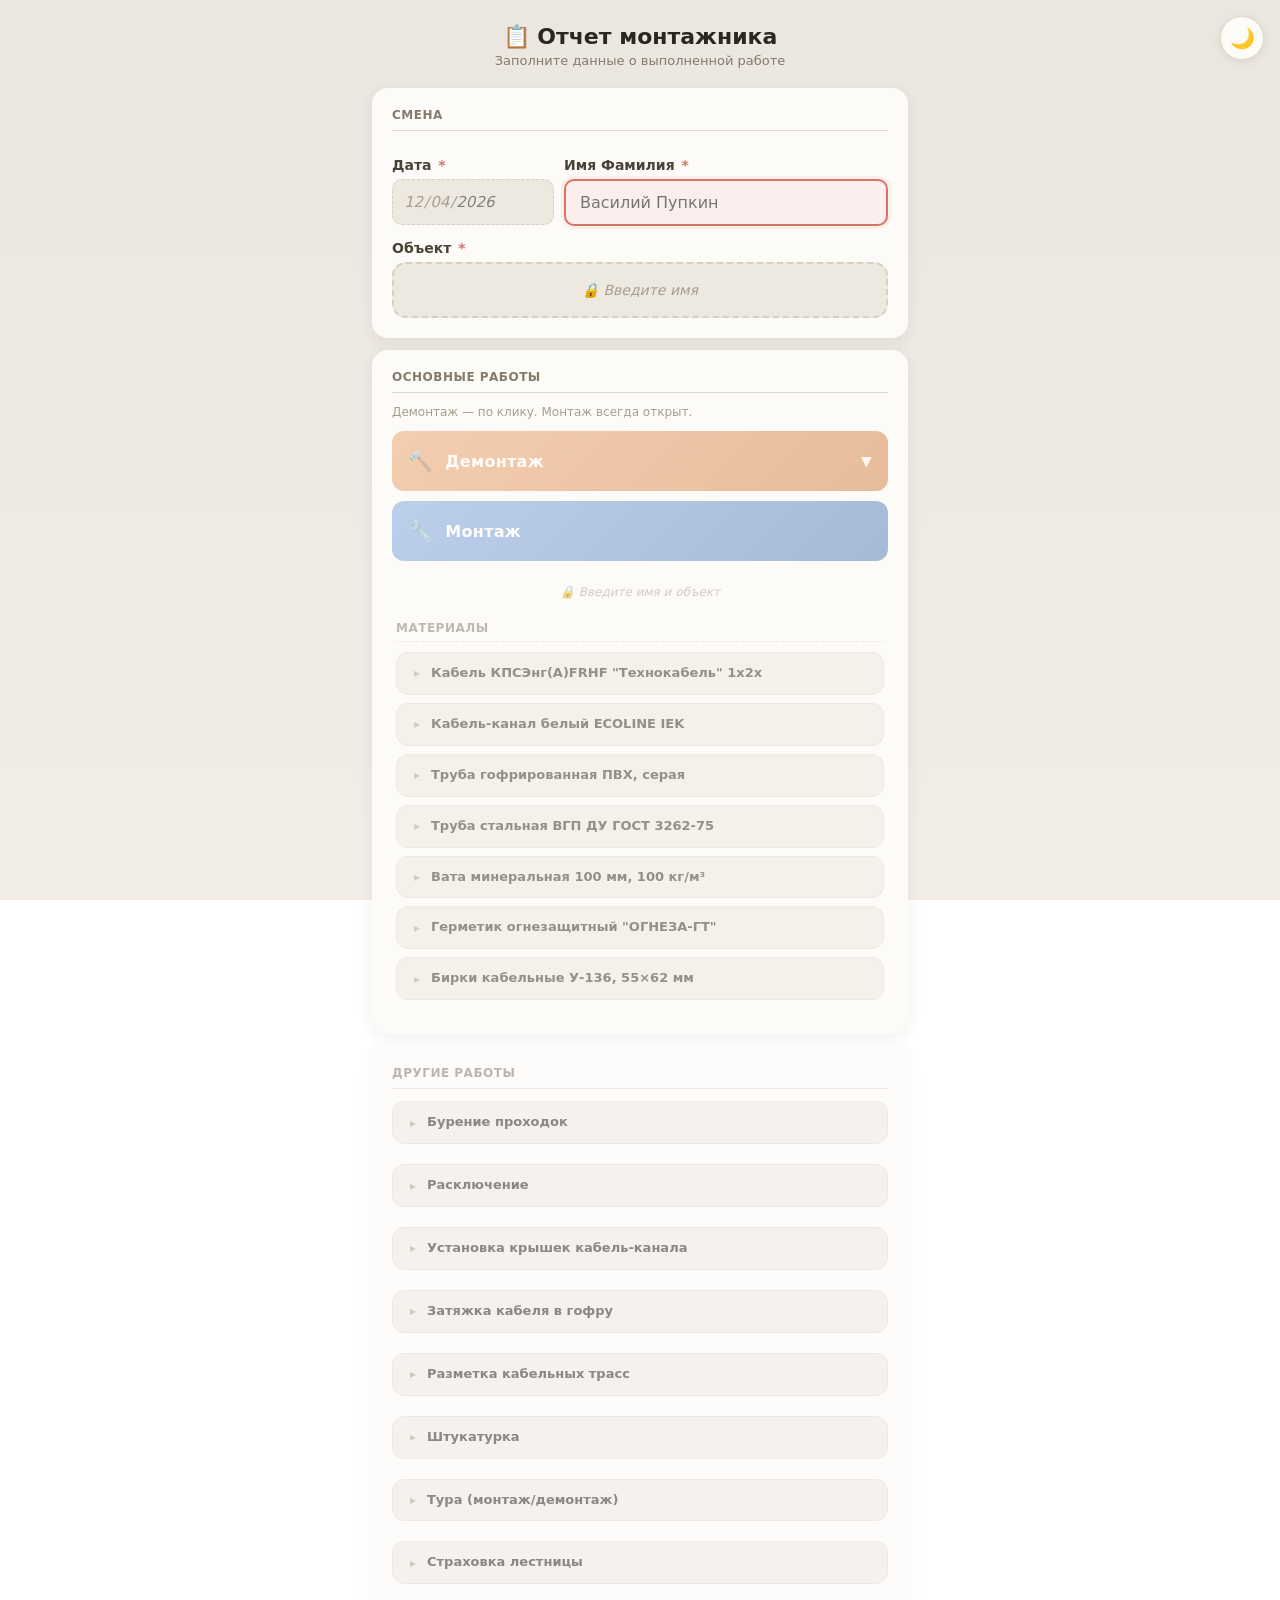
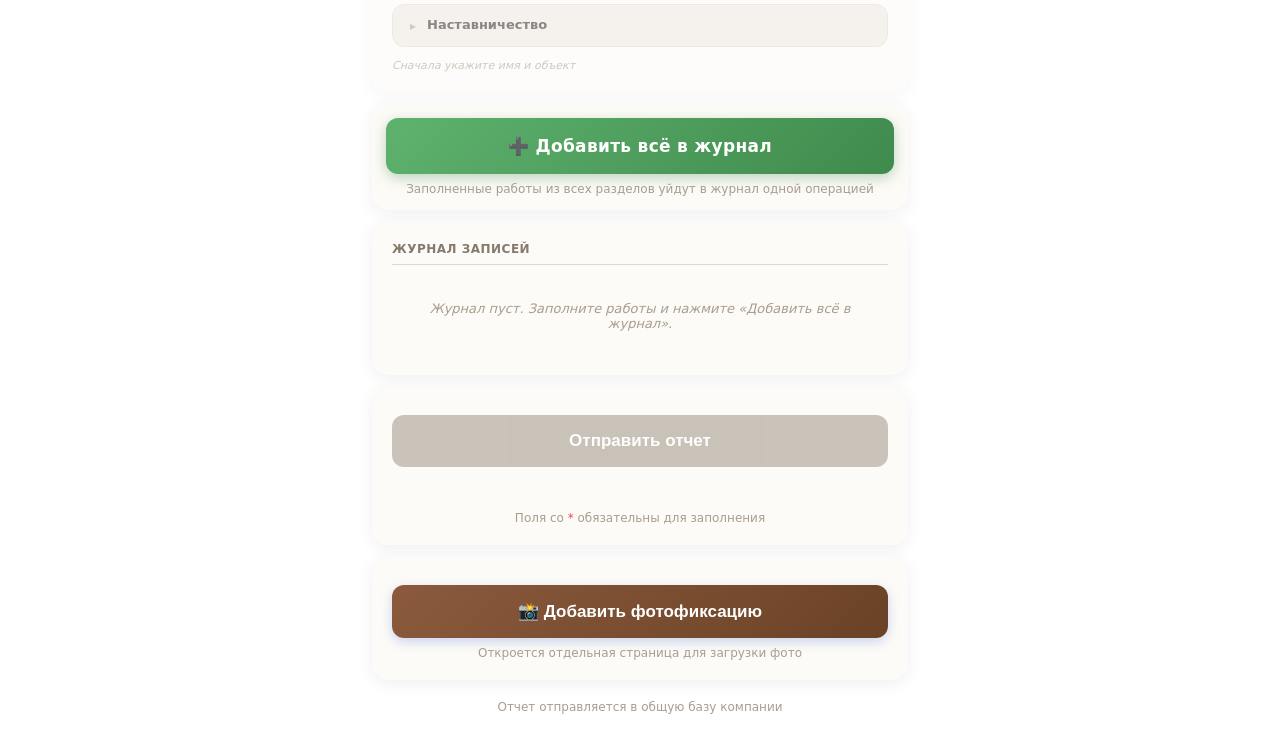
<file: index.html>
<!DOCTYPE html>
<html lang="ru">
<head>
<meta charset="UTF-8">
<meta name="viewport" content="width=device-width, initial-scale=1">
<title>Отчет монтажника</title>
<link rel="stylesheet" href="style.css">
</head>
<body>

<button class="theme-toggle" id="theme-toggle" type="button" title="Сменить тему">
  <span id="theme-icon">🌙</span>
</button>

<div class="header">
  <h1>📋 Отчет монтажника</h1>
  <p>Заполните данные о выполненной работе</p>
</div>

<!-- ============ КАРТОЧКА 1: СМЕНА ============ -->
<div class="card">
  <div class="section-title">Смена</div>

  <div class="row">
    <div class="col-1">
      <label>Дата <span class="req-star">*</span></label>
      <input type="date" id="date" class="req-field">
    </div>
    <div class="col-2">
      <label>Имя Фамилия <span class="req-star">*</span></label>
      <div class="field-with-clear">
        <input type="text" id="name" class="req-field"
               placeholder="Василий Пупкин"
               autocomplete="name" autocapitalize="words" spellcheck="false"
               maxlength="40">
        <button type="button" class="field-clear" id="clear-name" title="Очистить">×</button>
      </div>
      <div class="field-error" id="err-name">Введите Имя и Фамилию — ровно 2 слова</div>
    </div>
  </div>

  <label>Объект <span class="req-star">*</span></label>
  <div class="segmented" id="object-segmented">
    <input type="hidden" id="object" class="req-field" value="">
    <span class="segmented-hint">🔒 Введите имя</span>
    <button type="button" class="segmented-btn" data-value="Ларинская гимназия">Ларинская гимназия</button>
    <button type="button" class="segmented-btn" data-value="ЖЕДЕПОМ">ЖЕДЕПОМ</button>
  </div>
  <div class="field-error" id="err-object">Заполните это поле</div>
</div>

<!-- ============ КАРТОЧКА 2: ОСНОВНЫЕ РАБОТЫ ============ -->
<div class="card" id="entry-card">
  <div class="section-title">Основные работы</div>
  <p class="hint-small" style="margin:0 0 12px">Демонтаж — по клику. Монтаж всегда открыт.</p>
  <div id="main-works-container"></div>
</div>

<!-- ============ КАРТОЧКА 3: ДРУГИЕ РАБОТЫ ============ -->
<div class="card" id="additional-card">
  <div class="section-title">Другие работы</div>
  <div class="additional-fields" id="additional-fields"></div>
</div>

<!-- ============ КАРТОЧКА 4: ДОБАВИТЬ В ЖУРНАЛ ============ -->
<div class="card" id="add-journal-card">
  <button type="button" class="btn-add-journal" onclick="addAllToJournal()">
    ➕ Добавить всё в журнал
  </button>
  <p class="hint-small" style="text-align:center;margin:8px 0 0">
    Заполненные работы из всех разделов уйдут в журнал одной операцией
  </p>
</div>

<!-- ============ КАРТОЧКА 5: ЖУРНАЛ ============ -->
<div class="card">
  <div class="section-title">
    Журнал записей <span class="journal-count" id="journal-count"></span>
  </div>

  <div id="journal-container"></div>
  <div class="journal-empty" id="journal-empty">
    Журнал пуст. Заполните работы и нажмите «Добавить всё в журнал».
  </div>
</div>

<!-- ============ КАРТОЧКА 6: ОТПРАВКА ============ -->
<div class="card">
  <button class="submit" id="btn" onclick="sendAll()" disabled>Отправить отчет</button>
  <div id="msg"></div>
  <p class="hint">Поля со <span style="color:#ef4444">*</span> обязательны для заполнения</p>
</div>

<!-- ============ КАРТОЧКА 7: ФОТОФИКСАЦИЯ ============ -->
<div class="card">
  <button type="button" class="submit" id="btn-photo" onclick="goToPhotos()"
          style="background:linear-gradient(135deg,#8b5a3c,#6b4226)">
    📸 Добавить фотофиксацию
  </button>
  <p class="hint">Откроется отдельная страница для загрузки фото</p>
</div>

<div class="footer">Отчет отправляется в общую базу компании</div>

<button class="scroll-top" id="scroll-top" type="button" title="Наверх">↑</button>

<div class="progress-overlay" id="progress-overlay">
  <div class="progress-spinner"></div>
  <div class="progress-title">Ждите</div>
  <div class="progress-counter" id="progress-counter">0 из 0</div>
</div>

<div class="toast" id="toast"></div>

<script src="script.js"></script>
</body>
</html>
</file>
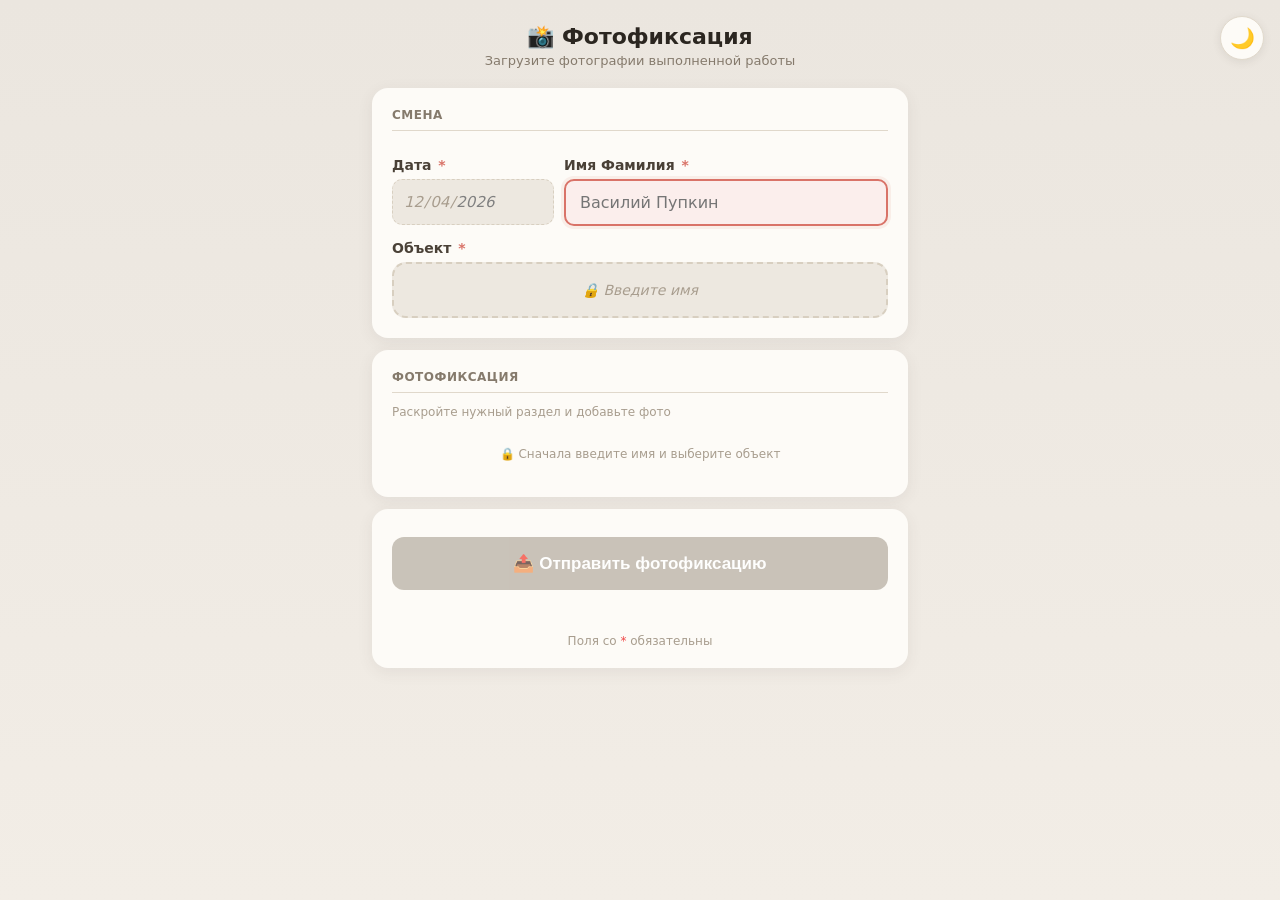
<file: photos.html>
<!DOCTYPE html>
<html lang="ru">
<head>
<meta charset="UTF-8">
<meta name="viewport" content="width=device-width, initial-scale=1">
<title>Фотофиксация</title>
<link rel="stylesheet" href="style.css">
</head>
<body>

<button class="theme-toggle" id="theme-toggle" type="button" title="Сменить тему">
  <span id="theme-icon">🌙</span>
</button>

<div class="header">
  <h1>📸 Фотофиксация</h1>
  <p>Загрузите фотографии выполненной работы</p>
</div>

<!-- ============ КАРТОЧКА 1: СМЕНА ============ -->
<div class="card">
  <div class="section-title">Смена</div>

  <div class="row">
    <div class="col-1">
      <label>Дата <span class="req-star">*</span></label>
      <input type="date" id="date" class="req-field">
    </div>
    <div class="col-2">
      <label>Имя Фамилия <span class="req-star">*</span></label>
      <div class="field-with-clear">
        <input type="text" id="name" class="req-field"
               placeholder="Василий Пупкин"
               autocomplete="name" autocapitalize="words" spellcheck="false"
               maxlength="40">
        <button type="button" class="field-clear" id="clear-name" title="Очистить">×</button>
      </div>
      <div class="field-error" id="err-name">Введите Имя и Фамилию — ровно 2 слова</div>
    </div>
  </div>

  <label>Объект <span class="req-star">*</span></label>
  <div class="segmented" id="object-segmented">
    <input type="hidden" id="object" class="req-field" value="">
    <span class="segmented-hint">🔒 Введите имя</span>
    <button type="button" class="segmented-btn" data-value="Ларинская гимназия">Ларинская гимназия</button>
    <button type="button" class="segmented-btn" data-value="ЖЕДЕПОМ">ЖЕДЕПОМ</button>
  </div>
  <div class="field-error" id="err-object">Заполните это поле</div>
</div>

<!-- ============ КАРТОЧКА 2: ФОТОФИКСАЦИЯ ============ -->
<div class="card" id="photo-works-card">
  <div class="section-title">Фотофиксация</div>
  <p class="hint-small" style="margin:0 0 12px">
    Раскройте нужный раздел и добавьте фото
  </p>
  <div id="photo-works-container"></div>
</div>

<!-- ============ КАРТОЧКА 3: ОТПРАВКА ============ -->
<div class="card">
  <button class="submit" id="btn-send" onclick="sendPhotos()" disabled>📤 Отправить фотофиксацию</button>
  <button class="submit" id="btn-retry" onclick="retrySend()" style="display:none; background:#d9a94a; margin-top:10px;">🔄 Повторить неудавшиеся (0)</button>
  <div id="msg"></div>
  <p class="hint">Поля со <span style="color:#ef4444">*</span> обязательны</p>
</div>

<!-- ============ ЭКРАН ПРОВЕРКИ ============ -->
<div class="review-overlay" id="review-overlay">
  <div class="review-modal">
    <div class="review-header">
      <div class="review-title">Проверьте фотофиксацию</div>
      <div class="review-subtitle" id="review-subtitle">—</div>
    </div>
    <div class="review-body" id="review-body"></div>
    <div class="review-footer">
      <button type="button" class="review-btn review-btn-edit" id="review-edit">✏️ Изменить</button>
      <button type="button" class="review-btn review-btn-send" id="review-send">✅ Отправить</button>
    </div>
  </div>
</div>

<!-- ============ ПРОГРЕСС (БЛОКИРУЮЩИЙ) ============ -->
<div class="progress-overlay" id="progress-overlay">
  <div class="progress-spinner"></div>
  <div class="progress-title">Загружаем фото</div>
  <div class="progress-counter" id="progress-counter">0 из 0</div>
</div>

<!-- ============ ОКНО УСПЕХА ============ -->
<div class="success-overlay" id="success-overlay">
  <div class="success-box">
    <div class="success-check">✓</div>
    <div class="success-title">Фотографии отправлены</div>
    <div class="success-sub" id="success-sub"></div>
    <button type="button" class="success-btn" id="success-close" title="Закрыть">👍</button>
    <div class="success-hint">Нажмите, чтобы закрыть</div>
  </div>
</div>

<div class="toast" id="toast"></div>

<script src="photos.js"></script>
</body>
</html>
</file>
<file: style.css>
/* ============================================ */
/*  ТЕМА — ПЕРЕМЕННЫЕ                           */
/* ============================================ */
:root {
  --bg-grad-1: #ebe6df;
  --bg-grad-2: #f2ede6;
  --card-bg: #fdfbf7;
  --card-shadow: 0 4px 16px rgba(80, 70, 60, .08);
  --text-main: #2b2620;
  --text-label: #4a4137;
  --text-title: #857a6c;
  --text-hint: #a89d8e;
  --border: #e0d8cb;
  --border-focus: #4f7dd6;
  --input-bg: #fdfbf7;
  --input-disabled-bg: #ede8e0;
  --input-disabled-color: #a89d8e;
  --input-disabled-border: #d8cfc0;
  --red-bg: #fbeeec;
  --red-border: #d97368;
  --red-shadow: rgba(217, 115, 104, .10);
  --red-focus: #c2544a;
  --green-bg: #eaf3eb;
  --green-border: #6ea878;
  --green-shadow: rgba(110, 168, 120, .08);
  --green-focus: #548960;
  --yellow-bg: #fbf1d4;
  --yellow-border: #d9a94a;
  --yellow-shadow: rgba(217, 169, 74, .12);
  --yellow-text: #7a5a10;
  --btn-from: #4f7dd6;
  --btn-to: #3c66b8;
  --btn-shadow: rgba(79, 125, 214, .3);
  --toggle-bg: #fdfbf7;
  --toggle-border: #e0d8cb;
  --toggle-shadow: 0 2px 8px rgba(80, 70, 60, .10);
  --hover-bg: rgba(79, 125, 214, .08);
}

body.dark {
  --bg-grad-1: #1c2029;
  --bg-grad-2: #232833;
  --card-bg: #2a303b;
  --card-shadow: 0 4px 16px rgba(0, 0, 0, .30);
  --text-main: #e6e3dd;
  --text-label: #c4c0b8;
  --text-title: #8f8b83;
  --text-hint: #6e6a63;
  --border: #3a4150;
  --border-focus: #6a9bea;
  --input-bg: #1f242e;
  --input-disabled-bg: #2a303b;
  --input-disabled-color: #6e6a63;
  --input-disabled-border: #3a4150;
  --red-bg: #3a2523;
  --red-border: #e0796e;
  --red-shadow: rgba(224, 121, 110, .18);
  --red-focus: #f08a7f;
  --green-bg: #1e2e24;
  --green-border: #6ea878;
  --green-shadow: rgba(110, 168, 120, .18);
  --green-focus: #82c48e;
  --yellow-bg: #3a2e14;
  --yellow-border: #d9a94a;
  --yellow-shadow: rgba(217, 169, 74, .20);
  --yellow-text: #f0c46a;
  --btn-from: #5b8be0;
  --btn-to: #4a76c8;
  --btn-shadow: rgba(91, 139, 224, .4);
  --toggle-bg: #2a303b;
  --toggle-border: #3a4150;
  --toggle-shadow: 0 2px 8px rgba(0, 0, 0, .4);
  --hover-bg: rgba(106, 155, 234, .12);
}

* { box-sizing: border-box; -webkit-tap-highlight-color: transparent; }

body {
  font-family: -apple-system, BlinkMacSystemFont, system-ui, sans-serif;
  max-width: 560px;
  margin: 0 auto;
  padding: 12px;
  background: linear-gradient(180deg, var(--bg-grad-1) 0%, var(--bg-grad-2) 100%);
  background-attachment: fixed;
  color: var(--text-main);
  min-height: 100vh;
  transition: background .3s, color .3s;
}
body.app-blocked { overflow: hidden; overscroll-behavior: none; }

/* ============================================ */
/*  КНОПКИ-ИНСТРУМЕНТЫ                           */
/* ============================================ */
.theme-toggle {
  position: fixed;
  top: 16px; right: 16px;
  width: 44px; height: 44px;
  border-radius: 50%;
  border: 1.5px solid var(--toggle-border);
  background: var(--toggle-bg);
  box-shadow: var(--toggle-shadow);
  cursor: pointer;
  font-size: 20px;
  display: flex; align-items: center; justify-content: center;
  z-index: 200;
  transition: transform .15s, background .2s, border-color .2s;
}
.theme-toggle:hover { transform: scale(1.08); }
.theme-toggle:active { transform: scale(.94); }

.scroll-top {
  position: fixed;
  bottom: 20px; right: 16px;
  width: 48px; height: 48px;
  border-radius: 50%;
  border: 1.5px solid var(--border);
  background: var(--card-bg);
  color: var(--text-main);
  font-size: 22px; font-weight: 700; line-height: 1;
  display: none;
  align-items: center; justify-content: center;
  cursor: pointer;
  box-shadow: 0 4px 16px rgba(15, 23, 42, .18);
  z-index: 150;
}
.scroll-top.show { display: flex; }
.scroll-top:active { transform: scale(.94); }
body.dark .scroll-top { box-shadow: 0 4px 16px rgba(0, 0, 0, .5); }

/* ============================================ */
/*  ПРОГРЕСС                                     */
/* ============================================ */
.progress-overlay {
  position: fixed;
  inset: 0;
  display: none;
  flex-direction: column;
  align-items: center;
  justify-content: center;
  gap: 20px;
  background: rgba(15, 23, 42, .72);
  backdrop-filter: blur(4px);
  -webkit-backdrop-filter: blur(4px);
  z-index: 500;
  color: #fff;
  padding: 20px;
}
.progress-overlay.show { display: flex; }

.progress-spinner {
  width: 64px; height: 64px;
  border-radius: 50%;
  border: 5px solid rgba(255, 255, 255, .22);
  border-top-color: #ffffff;
  animation: spin .9s linear infinite;
}
@keyframes spin { to { transform: rotate(360deg); } }

.progress-title { font-size: 22px; font-weight: 700; letter-spacing: .5px; }
.progress-counter { font-size: 16px; font-weight: 600; opacity: .9; font-variant-numeric: tabular-nums; }

/* ============================================ */
/*  ОБЩИЙ КАРКАС                                 */
/* ============================================ */
.header { text-align: center; padding: 12px 0 20px; }
.header h1 { font-size: 22px; margin: 0 0 4px; color: var(--text-main); }
.header p { font-size: 13px; color: var(--text-title); margin: 0; }

.card {
  background: var(--card-bg);
  padding: 20px;
  border-radius: 16px;
  box-shadow: var(--card-shadow);
  margin-bottom: 12px;
  transition: background .3s, box-shadow .3s;
}

.section-title {
  font-size: 12px; font-weight: 700; letter-spacing: .5px;
  text-transform: uppercase; color: var(--text-title);
  margin: 0 0 12px; padding-bottom: 8px;
  border-bottom: 1px solid var(--border);
}

.section-subtitle {
  font-size: 12px; font-weight: 700; letter-spacing: .5px;
  text-transform: uppercase; color: var(--text-title);
  margin: 18px 0 10px; padding-bottom: 6px;
  border-bottom: 1px dashed var(--border);
}

/* ============================================ */
/*  ПОЛЯ / LABEL                                 */
/* ============================================ */
label {
  display: block;
  margin-top: 14px; margin-bottom: 6px;
  font-weight: 600; font-size: 14px;
  color: var(--text-label);
}
.req-star { color: #d97368; margin-left: 2px; }

input[type="text"], input[type="date"], input[type="number"], textarea {
  width: 100%;
  padding: 12px 14px;
  border: 1.5px solid var(--border);
  border-radius: 10px;
  font-size: 16px;
  font-family: inherit;
  background: var(--input-bg);
  color: var(--text-main);
  transition: border-color .2s, box-shadow .2s, background .2s, color .2s;
}
input[type="text"]:focus, input[type="date"]:focus,
input[type="number"]:focus, textarea:focus {
  outline: none;
  border-color: var(--border-focus);
  box-shadow: 0 0 0 3px rgba(79, 125, 214, .18);
}
input[type="date"] { padding: 12px 10px; font-size: 15px; }
body.dark input[type="date"]::-webkit-calendar-picker-indicator { filter: invert(1); }

input:disabled, textarea:disabled {
  background: var(--input-disabled-bg);
  color: var(--input-disabled-color);
  cursor: not-allowed;
  border: 1.5px dashed var(--input-disabled-border);
  box-shadow: none;
  font-style: italic;
}
input:disabled::placeholder { color: var(--input-disabled-color); font-style: italic; }

input.req-field.is-empty {
  background: var(--red-bg);
  border-color: var(--red-border);
  border-width: 2px;
  box-shadow: 0 0 0 3px var(--red-shadow);
}
input.req-field.is-empty:focus { border-color: var(--red-focus); }
input.req-field.is-filled {
  background: var(--green-bg);
  border-color: var(--green-border);
  border-width: 2px;
  box-shadow: 0 0 0 3px var(--green-shadow);
}
input.req-field.is-invalid {
  background: var(--red-bg);
  border-color: var(--red-border);
  border-width: 2px;
}

.row { display: flex; gap: 10px; align-items: flex-start; }
.row > .col-1 { flex: 1 1 0; min-width: 0; }
.row > .col-2 { flex: 2 1 0; min-width: 0; }

@media (max-width: 520px) {
  .row > .col-1 { flex: 0 0 88px; max-width: 88px; }
  .row > .col-2 { flex: 1 1 auto; min-width: 0; }
  #date {
    padding: 12px 2px;
    font-size: 11px;
    min-width: 0;
    max-width: 88px;
    letter-spacing: 0;
  }
  body.dark input[type="date"]::-webkit-calendar-picker-indicator {
    margin-left: 0;
    padding: 0;
  }
}

.field-with-clear { position: relative; display: block; }
.field-with-clear input { width: 100%; padding-right: 38px; }
.field-with-clear .field-clear {
  position: absolute; right: 6px; top: 50%; transform: translateY(-50%);
}
.field-clear {
  width: 26px; height: 26px; padding: 0;
  border: none; background: transparent;
  color: var(--text-hint); font-size: 18px; font-weight: 500; line-height: 1;
  cursor: pointer; border-radius: 50%;
  display: inline-flex; align-items: center; justify-content: center;
  flex-shrink: 0;
  transition: background .15s, color .15s;
}
.field-clear:hover { background: var(--input-disabled-bg); color: var(--text-main); }

input.req-field.is-partial,
.mentor-name-input.is-partial {
  background: var(--yellow-bg);
  border-color: var(--yellow-border);
  border-width: 2px;
  box-shadow: 0 0 0 3px var(--yellow-shadow);
  color: var(--yellow-text);
  font-style: normal;
}
.mentor-name-input.is-empty {
  background: var(--red-bg);
  border-color: var(--red-border);
  border-width: 2px;
  box-shadow: 0 0 0 3px var(--red-shadow);
}
.mentor-name-input.is-filled {
  background: var(--green-bg);
  border-color: var(--green-border);
  border-width: 2px;
  box-shadow: 0 0 0 3px var(--green-shadow);
}

.field-error {
  display: none;
  font-size: 13px; color: #c2544a; font-weight: 600;
  margin-top: 4px;
}
.field-error.show { display: block; }
.hint-small { font-size: 12px; color: var(--text-hint); margin-top: 4px; }

/* ============================================ */
/*  SEGMENTED CONTROL                            */
/* ============================================ */
.segmented {
  display: flex; gap: 6px; width: 100%;
  padding: 6px;
  border: 2px solid var(--border);
  border-radius: 14px;
  background: var(--input-disabled-bg);
  transition: border-color .2s, box-shadow .2s, background .2s;
}
.segmented-btn {
  flex: 1 1 0; min-width: 0;
  padding: 12px 6px;
  border: none; border-radius: 10px;
  background: transparent;
  color: var(--text-label);
  font-family: inherit; font-size: 14px;
  font-weight: 600; line-height: 1.2;
  text-align: center; cursor: pointer;
  user-select: none;
  -webkit-appearance: none; appearance: none;
  opacity: .55;
  word-break: break-word; overflow-wrap: break-word;
  transition: background .18s, color .18s, opacity .18s, box-shadow .2s, transform .1s;
}
.segmented-btn:hover:not(.active) {
  opacity: .85; color: var(--text-main); background: var(--hover-bg);
}
.segmented-btn:active { transform: scale(.97); }
.segmented-btn.active {
  background: linear-gradient(135deg, var(--btn-from), var(--btn-to));
  color: #fff; opacity: 1; font-weight: 700;
  box-shadow: 0 2px 8px var(--btn-shadow);
}
.segmented-btn:disabled {
  opacity: .45; cursor: not-allowed;
}
.segmented.is-empty {
  border-color: var(--red-border);
  background: var(--red-bg);
  box-shadow: 0 0 0 3px var(--red-shadow);
}
.segmented.is-empty .segmented-btn:not(.active) { color: #c2544a; opacity: .8; }
.segmented.is-empty .segmented-btn:not(.active):hover { background: rgba(217, 115, 104, .1); }
body.dark .segmented.is-empty .segmented-btn:not(.active) { color: #f0a5a5; }
.segmented.is-filled {
  border-color: var(--green-border);
  box-shadow: 0 0 0 3px var(--green-shadow);
}

.segmented-hint {
  display: none;
  width: 100%;
  padding: 12px 8px;
  text-align: center;
  font-size: 14px; font-style: italic;
  color: var(--text-hint);
  user-select: none;
}
.segmented.segmented-disabled {
  background: var(--input-disabled-bg);
  border-style: dashed;
  border-color: var(--input-disabled-border);
  box-shadow: none;
}
.segmented.segmented-disabled .segmented-hint { display: block; }
.segmented.segmented-disabled .segmented-btn  { display: none; }

.segmented.segmented-floors {
  flex-direction: row;
  flex-wrap: wrap;
  align-items: stretch;
  gap: 4px;
}
.segmented.segmented-floors .segmented-btn {
  flex: 1 1 auto;
  min-width: 48px;
  padding: 10px 6px;
  font-size: 13px;
}
.segmented.segmented-floors .segmented-hint { flex: 1 1 100%; }

/* ============================================ */
/*  АНИМАЦИИ                                     */
/* ============================================ */
@keyframes shake {
  0%, 100% { transform: translateX(0); }
  20% { transform: translateX(-6px); }
  40% { transform: translateX(6px); }
  60% { transform: translateX(-4px); }
  80% { transform: translateX(4px); }
}
.shake { animation: shake .45s ease-in-out; }

@keyframes pulseAttention {
  0%, 100% { box-shadow: 0 0 0 4px rgba(217, 115, 104, .25); }
  50%      { box-shadow: 0 0 0 8px rgba(217, 115, 104, .65); }
}
.pulse-attention {
  animation: pulseAttention 0.6s ease-in-out 3;
  box-shadow: 0 0 0 4px rgba(217, 115, 104, .55) !important;
  border-color: #d97368 !important;
  border-radius: 10px;
}

/* ============================================ */
/*  ДОП. РАБОТЫ — ЗАБЛОКИРОВАННЫЙ БЛОК            */
/* ============================================ */
#additional-card.additional-block-disabled {
  opacity: .55;
  pointer-events: none;
}
#additional-card.additional-block-disabled::after {
  content: 'Сначала укажите имя и объект';
  display: block; margin-top: 12px;
  font-size: 11px; font-style: italic; color: var(--text-hint);
}
.additional-fields { display: flex; flex-direction: column; gap: 12px; }

/* ============================================ */
/*  АККОРДЕОН ОСНОВНЫХ РАБОТ                    */
/* ============================================ */
.accordion-item { margin-bottom: 10px; border-radius: 12px; }

.accordion-header {
  position: sticky;
  top: 0; z-index: 10;
  width: 100%;
  padding: 18px 16px;
  border: none; border-radius: 12px;
  background: linear-gradient(135deg, var(--input-disabled-bg), var(--input-bg));
  color: var(--text-main);
  font-family: inherit; font-size: 16px; font-weight: 700; letter-spacing: .3px;
  cursor: pointer;
  display: flex; align-items: center; gap: 12px;
  transition: filter .15s, transform .1s, box-shadow .15s;
  box-shadow: 0 2px 6px rgba(15, 23, 42, .06);
}
body.dark .accordion-header { box-shadow: 0 2px 6px rgba(0, 0, 0, .3); }
.accordion-header:hover:not(:disabled) { filter: brightness(1.05); }
.accordion-header:active:not(:disabled) { transform: scale(.99); }
.accordion-header:disabled {
  opacity: .45; cursor: not-allowed; box-shadow: none;
}

.accordion-header-demontazh {
  background: linear-gradient(135deg, #e8965a, #cc6f2b);
  color: #fff;
  box-shadow: 0 4px 14px rgba(204, 111, 43, .3);
}
body.dark .accordion-header-demontazh {
  background: linear-gradient(135deg, #cc6f2b, #a85818);
}
.accordion-header-montazh {
  background: linear-gradient(135deg, #6c9adc, #3d6bb0);
  color: #fff;
  box-shadow: 0 4px 14px rgba(61, 107, 176, .3);
}
body.dark .accordion-header-montazh {
  background: linear-gradient(135deg, #3d6bb0, #2e5a9a);
}

.acc-emoji { font-size: 20px; }
.acc-label { flex: 1 1 auto; text-align: left; }
.acc-arrow {
  font-size: 14px;
  transition: transform .25s ease;
  opacity: .9;
}
.accordion-header.expanded .acc-arrow { transform: rotate(180deg); }

.accordion-body {
  display: none;
  padding: 16px 4px 4px;
  animation: accOpen .25s ease;
}
.accordion-body.open { display: block; }

@keyframes accOpen {
  from { opacity: 0; transform: translateY(-6px); }
  to   { opacity: 1; transform: translateY(0); }
}

.accordion-item.main-block-locked .accordion-body {
  pointer-events: none;
  opacity: .5;
  user-select: none;
}
.accordion-item.main-block-locked .accordion-body input,
.accordion-item.main-block-locked .accordion-body button {
  cursor: not-allowed;
}
.accordion-item.main-block-locked .accordion-body::before {
  content: '🔒 Введите имя и объект';
  display: block;
  text-align: center;
  font-size: 12px; font-style: italic;
  color: var(--text-hint);
  padding: 8px 0 4px;
}

/* ============================================ */
/*  КНОПКА «ДОБАВИТЬ В ЖУРНАЛ»                   */
/* ============================================ */
.btn-add-journal {
  width: 100%;
  padding: 18px 16px;
  background: linear-gradient(135deg, #5fb26e, #3f8a4d);
  color: #fff;
  border: none; border-radius: 12px;
  font-family: inherit; font-size: 17px; font-weight: 700; letter-spacing: .3px;
  cursor: pointer;
  box-shadow: 0 4px 14px rgba(63, 138, 77, .35);
  transition: transform .1s, box-shadow .15s, filter .15s;
}
.btn-add-journal:hover:not(:disabled) { box-shadow: 0 6px 20px rgba(63, 138, 77, .5); filter: brightness(1.05); }
.btn-add-journal:active:not(:disabled) { transform: scale(.98); }
.btn-add-journal:disabled {
  cursor: not-allowed; opacity: .7; filter: grayscale(.3);
}
body.dark .btn-add-journal {
  background: linear-gradient(135deg, #5fb26e, #2f6e3d);
  box-shadow: 0 4px 14px rgba(63, 138, 77, .45);
}
body.dark .btn-add-journal:hover:not(:disabled) {
  box-shadow: 0 6px 20px rgba(63, 138, 77, .6);
}
#add-journal-card { padding: 14px; }

/* ============================================ */
/*  ЖУРНАЛ                                      */
/* ============================================ */
.journal-building-title {
  font-size: 11px; font-weight: 700; letter-spacing: .8px;
  text-transform: uppercase; color: var(--border-focus);
  margin: 14px 0 8px; padding-bottom: 6px;
  border-bottom: 1px dashed var(--border);
}
.journal-building-title:first-child { margin-top: 0; }

.journal-subsection-title {
  font-size: 11px; font-weight: 700; letter-spacing: .5px;
  color: var(--text-title);
  margin: 10px 0 6px; padding-left: 2px;
}

.journal-count { font-weight: 700; color: var(--border-focus); margin-left: 4px; }
.journal-empty {
  text-align: center; padding: 24px 8px;
  font-size: 13px; color: var(--text-hint); font-style: italic;
}
.journal-entry {
  border: 1.5px solid var(--border);
  border-radius: 12px;
  padding: 12px;
  margin-bottom: 10px;
  background: var(--input-disabled-bg);
  transition: border-color .2s, background .2s;
}
.journal-entry:last-child { margin-bottom: 0; }
.journal-entry-header {
  display: flex; align-items: flex-start; justify-content: space-between;
  gap: 8px; margin-bottom: 6px;
}
.journal-entry-title {
  font-size: 14px; font-weight: 700; color: var(--text-main);
  flex: 1 1 auto; word-break: break-word;
}
.journal-entry-actions { display: flex; gap: 6px; flex: 0 0 auto; }
.journal-btn {
  width: 32px; height: 32px;
  border: 1.5px solid var(--border); border-radius: 8px;
  background: var(--card-bg); cursor: pointer; font-size: 14px;
  display: flex; align-items: center; justify-content: center;
  transition: background .15s, border-color .15s, transform .1s;
}
.journal-btn:hover { border-color: var(--border-focus); }
.journal-btn:active { transform: scale(.94); }
.journal-btn-edit:hover { background: var(--hover-bg); }
.journal-btn-del:hover { background: var(--red-bg); border-color: var(--red-border); }
.journal-entry-meta {
  font-size: 12px; font-weight: 600; color: var(--border-focus); margin-bottom: 8px;
}
.journal-entry-materials {
  display: flex; flex-direction: column; gap: 4px;
  padding-top: 6px; border-top: 1px dashed var(--border);
}
.journal-entry-mat {
  display: flex; justify-content: space-between; gap: 8px;
  font-size: 12px; color: var(--text-label);
}
.jm-name {
  flex: 1 1 auto; min-width: 0;
  overflow: hidden; text-overflow: ellipsis; white-space: nowrap;
}
.jm-qty { flex: 0 0 auto; font-weight: 700; color: var(--text-main); white-space: nowrap; }

/* ============================================ */
/*  ОТПРАВКА / MSG                               */
/* ============================================ */
button.submit {
  margin-top: 8px; width: 100%; padding: 16px;
  background: linear-gradient(135deg, var(--btn-from), var(--btn-to));
  color: #fff; border: none; border-radius: 12px;
  font-size: 17px; font-weight: 700; cursor: pointer;
  box-shadow: 0 4px 12px var(--btn-shadow);
  transition: transform .1s;
}
button.submit:active:not(:disabled) { transform: scale(.98); }
button.submit:disabled {
  background: #b8b0a4; box-shadow: none; cursor: not-allowed; opacity: .75;
}
body.dark button.submit:disabled { background: #4a4d56; }

#msg {
  margin-top: 14px; text-align: center; font-weight: 600;
  min-height: 22px; font-size: 15px;
}
.ok { color: #3f8a4d; }
body.dark .ok { color: #82c48e; }
.err { color: #c2544a; }
body.dark .err { color: #f08a7f; }

.hint { text-align: center; font-size: 12px; color: var(--text-hint); margin: 8px 0 0; }
.footer { text-align: center; padding: 8px 0 24px; font-size: 12px; color: var(--text-hint); }

body, .card, input, label, .section-title {
  transition: background-color .3s, color .3s, border-color .3s;
}

input[type="date"].is-old-date {
  background: #fbf1d4; border-color: #d9a94a; border-width: 2px;
  box-shadow: 0 0 0 3px rgba(217, 169, 74, .12);
  color: #7a5a10; font-weight: 600;
}
body.dark input[type="date"].is-old-date {
  background: #3a2e14; border-color: #d9a94a; color: #f0c46a;
  box-shadow: 0 0 0 3px rgba(217, 169, 74, .18);
}

.toast {
  position: fixed; bottom: 80px; left: 50%;
  transform: translateX(-50%) translateY(120px);
  background: #3f8a4d; color: #fff;
  padding: 12px 20px; border-radius: 10px;
  font-size: 14px; font-weight: 600;
  box-shadow: 0 8px 24px rgba(0, 0, 0, .25);
  z-index: 300; opacity: 0; pointer-events: none;
  transition: transform .3s ease, opacity .3s ease;
  max-width: 90vw; text-align: center;
}
.toast.show { transform: translateX(-50%) translateY(0); opacity: 1; }
body.dark .toast { background: #5fb26e; color: #16281a; }

/* ============================================ */
/*  ПОМЕЩЕНИЯ / ПРЕФИКС                          */
/* ============================================ */
.room-wrap { display: flex; align-items: stretch; gap: 6px; }
.room-wrap input.req-field { flex: 1 1 0; min-width: 0; }
.room-prefix {
  display: inline-flex; align-items: center;
  padding: 0 10px; border-radius: 10px;
  background: var(--input-disabled-bg);
  border: 1.5px solid var(--border);
  color: var(--text-label);
  font-size: 16px; font-weight: 700;
  user-select: none; flex-shrink: 0;
}

.zadelka-separator {
  margin: 16px 0 4px; padding: 6px 0;
  font-size: 12px; font-weight: 700; letter-spacing: .5px;
  text-transform: uppercase; color: var(--border-focus);
  border-top: 1px dashed var(--border);
}

.zadelka-remove-btn {
  display: inline-flex; align-items: center;
  padding: 4px 10px; margin-bottom: 8px;
  border: 1.5px solid var(--red-border); border-radius: 8px;
  background: var(--red-bg); color: var(--red-border);
  font-family: inherit; font-size: 12px; font-weight: 600;
  cursor: pointer; transition: background .15s, transform .1s;
}
.zadelka-remove-btn:hover { background: rgba(217, 115, 104, .18); }
.zadelka-remove-btn:active { transform: scale(.97); }

/* ============================================ */
/*  КНОПКИ ЭТАЖЕЙ / ОБЛАСТИ                      */
/* ============================================ */
.loc-floor-btn {
  flex: 0 0 auto;
  padding: 6px 10px;
  border: 1.5px solid var(--border);
  border-radius: 8px;
  background: var(--input-bg);
  color: var(--text-label);
  font-family: inherit; font-size: 12px; font-weight: 600;
  cursor: pointer;
  transition: background .15s, border-color .15s, color .15s, transform .1s;
}
.loc-floor-btn:hover { background: var(--hover-bg); }
.loc-floor-btn:active { transform: scale(.96); }
.loc-floor-btn.active {
  background: linear-gradient(135deg, var(--btn-from), var(--btn-to));
  border-color: transparent;
  color: #fff;
  box-shadow: 0 2px 6px var(--btn-shadow);
}
.loc-floor-btn.is-empty {
  border-color: var(--red-border);
  background: var(--red-bg);
}
.loc-floor-btn:disabled {
  opacity: .45; cursor: not-allowed;
}

.loc-room-input {
  width: auto;
  min-width: 84px;
  max-width: 100%;
  flex: 1 1 auto;
  padding: 6px 8px;
  border: 1.5px solid var(--border);
  border-radius: 8px;
  background: var(--input-bg);
  color: var(--text-main);
  font-family: inherit; font-size: 13px; font-weight: 600;
  text-align: left;
  transition: border-color .15s, background .15s, box-shadow .15s;
}
.loc-room-input:focus {
  outline: none;
  border-color: var(--border-focus);
  box-shadow: 0 0 0 3px rgba(79, 125, 214, .18);
}
.loc-room-input.is-empty {
  border-color: var(--red-border);
  background: var(--red-bg);
  border-width: 2px;
  box-shadow: 0 0 0 3px var(--red-shadow);
}
.loc-room-input:disabled {
  background: var(--input-disabled-bg);
  color: var(--input-disabled-color);
  border-style: dashed;
  font-style: italic;
}

@media (max-width: 520px) {
  .loc-room-input { min-width: 60px; }
  .loc-floor-btn { padding: 6px 8px; font-size: 11px; }

  .mat-line-room { flex: 1 1 100%; }

  .mat-line-qty {
    flex: 1 1 100%;
    justify-content: flex-start;
    flex-wrap: nowrap;
  }

  input.variant-input {
    flex: 0 0 44px; width: 44px; min-width: 44px; max-width: 44px;
    padding: 6px 2px;
    font-size: 13px;
  }
  .qty-btn { flex: 0 0 22px; width: 22px; height: 28px; font-size: 14px; }
  .variant-unit { flex: 0 0 14px; width: 14px; font-size: 11px; }
}

/* ============================================ */
/*  КОЛИЧЕСТВО / КНОПКИ ± / ПОЛЕ ВВОДА            */
/* ============================================ */
.qty-btn {
  flex: 0 0 26px; width: 26px; height: 30px; padding: 0;
  border: 1.5px solid var(--border); border-radius: 8px;
  background: var(--input-bg); color: var(--text-main);
  font-family: inherit; font-size: 16px; font-weight: 700; line-height: 1;
  cursor: pointer; display: inline-flex; align-items: center; justify-content: center;
  transition: background .15s, border-color .15s, color .15s, transform .1s;
}
.qty-btn:hover:not(:disabled) { background: var(--hover-bg); border-color: var(--border-focus); color: var(--border-focus); }
.qty-btn:active:not(:disabled) { transform: scale(.9); }
.qty-btn:disabled { opacity: .35; cursor: not-allowed; }

.variant-line {
  position: relative;
  display: flex; align-items: center; gap: 6px;
  padding-top: 12px; min-height: 44px; min-width: 0;
}

input.variant-input {
  flex: 0 0 56px; width: 56px; min-width: 56px; max-width: 56px;
  padding: 8px 4px; border: 1.5px solid var(--border); border-radius: 8px;
  background: var(--input-bg); color: var(--text-main);
  font-family: inherit; font-size: 14px; font-weight: 600;
  text-align: right; letter-spacing: .3px;
  transition: border-color .2s, box-shadow .2s, background .2s;
  -moz-appearance: textfield; appearance: textfield;
}
input.variant-input::-webkit-outer-spin-button,
input.variant-input::-webkit-inner-spin-button {
  -webkit-appearance: none; margin: 0;
}
input.variant-input:focus {
  outline: none; border-color: var(--border-focus);
  box-shadow: 0 0 0 3px rgba(79, 125, 214, .18);
}
input.variant-input::placeholder { color: var(--text-hint); text-align: center; }
input.variant-input.is-empty {
  border-color: var(--red-border);
  background: var(--red-bg);
  border-width: 2px;
  box-shadow: 0 0 0 3px var(--red-shadow);
}

.variant-clear-btn {
  flex: 0 0 22px; width: 22px; height: 22px; padding: 0;
  border: none; background: transparent;
  color: var(--text-hint); font-size: 16px; font-weight: 500; line-height: 1;
  cursor: pointer; border-radius: 50%;
  display: inline-flex; align-items: center; justify-content: center;
  transition: background .15s, color .15s;
}
.variant-clear-btn:hover { background: var(--input-disabled-bg); color: var(--text-main); }

.variant-unit { flex: 0 0 18px; width: 18px; font-size: 12px; color: var(--text-hint); text-align: left; }

/* ============================================ */
/*  МАТЕРИАЛ — КАРТОЧКА / ШАПКА / СТРОКИ         */
/* ============================================ */
.mat-card {
  padding: 12px 0 14px;
  border-bottom: 1px dashed var(--border);
}
.mat-card:last-child { border-bottom: none; }

/* Одиночные материалы (без вариантов) */
.mat-card.mat-simple-card {
  /* стандартные стили */
}

/* ============================================ */
/*  МАТЕРИАЛ — ВАРИАНТ КАК АККОРДЕОН             */
/* ============================================ */
.mat-card.mat-variant-card {
  padding: 0;
  margin-bottom: 8px;
  border: 1.5px solid var(--border);
  border-radius: 10px;
  background: var(--card-bg);
  overflow: hidden;
}
.mat-card.mat-variant-card:last-child { margin-bottom: 0; }

.mat-head {
  display: flex;
  align-items: center;
  justify-content: space-between;
  gap: 8px;
  flex-wrap: wrap;
  margin-bottom: 8px;
}

.mat-card.mat-variant-card .mat-head.mat-head-clickable {
  padding: 10px 12px;
  margin-bottom: 0;
  cursor: pointer;
  user-select: none;
  transition: background .15s;
}
.mat-head.mat-head-clickable:hover { background: var(--hover-bg); }
.mat-variant-card.expanded .mat-head.mat-head-clickable {
  border-bottom: 1px dashed var(--border);
}

.mat-variant-arrow {
  display: inline-flex;
  align-items: center;
  justify-content: center;
  flex: 0 0 auto;
  width: 14px;
  height: 14px;
  font-size: 11px;
  color: var(--text-hint);
  transition: transform .2s;
  order: 0;
}
.mat-variant-card.expanded .mat-variant-arrow {
  transform: rotate(90deg);
}

.mat-variant-body {
  padding: 12px;
}

.mat-variant-hint {
  flex: 0 0 auto;
  font-size: 11px;
  font-weight: 700;
  color: var(--border-focus);
  background: var(--input-disabled-bg);
  padding: 2px 6px;
  border-radius: 6px;
  border: 1px solid var(--border);
  white-space: nowrap;
  margin-left: 4px;
}
.mat-variant-hint:empty { display: none; }

/* ============================================ */
/*  ОБЩИЕ ЭЛЕМЕНТЫ ШАПКИ МАТЕРИАЛА               */
/* ============================================ */
.mat-head-left {
  display: flex;
  align-items: center;
  gap: 4px;
  flex-wrap: wrap;
  flex: 1 1 auto;
  min-width: 0;
  order: 1;
}
.mat-head-left .mat-head-name {
  font-size: 12px; font-weight: 700;
  color: var(--text-label);
  line-height: 1.3;
  flex: 0 1 auto;
  min-width: 0;
}
.mat-head-left .variant-for,
.mat-head-left .variant-system { flex: 0 0 auto; }
.mat-head-right {
  display: flex; align-items: center; gap: 4px; flex-wrap: wrap;
  flex: 0 0 auto; order: 2;
}
.mat-head-right .variant-badge,
.mat-head-right .variant-prefix { flex: 0 0 auto; }

.mat-rows { display: flex; flex-direction: column; gap: 8px; }

.mat-row {
  position: relative;
  padding: 10px;
  background: var(--input-disabled-bg);
  border-radius: 10px;
  border: 1px solid var(--border);
}

.mat-row-del {
  position: absolute;
  top: 6px; right: 6px;
  width: 24px; height: 24px;
  border: none; border-radius: 50%;
  background: transparent;
  color: var(--text-hint);
  font-size: 16px; line-height: 1;
  cursor: pointer;
  display: flex; align-items: center; justify-content: center;
  transition: background .15s, color .15s;
}
.mat-row-del:hover { background: var(--red-bg); color: var(--red-border); }

.mat-row-num {
  font-size: 11px; font-weight: 700; letter-spacing: .4px;
  color: var(--text-hint);
  text-transform: uppercase;
  margin-bottom: 6px;
}

.mat-line {
  display: flex; flex-wrap: wrap; align-items: center;
  gap: 6px; margin-top: 6px;
}
.mat-line-label {
  font-size: 11px; font-weight: 600;
  color: var(--text-hint);
  white-space: nowrap; flex: 0 0 auto;
}
.mat-line-floors {
  display: flex; flex-wrap: wrap; gap: 4px; flex: 1 1 auto;
}
.mat-line-room {
  flex: 1 1 auto; min-width: 0;
  display: flex; align-items: center; gap: 4px;
}
.mat-line-room .room-prefix {
  padding: 0 8px; height: 32px; font-size: 13px;
}
.mat-line-qty {
  display: flex; align-items: center; gap: 4px;
  flex: 0 0 auto;
  flex-wrap: nowrap;
}
.mat-line-corp {
  display: flex; flex-wrap: wrap; gap: 4px;
  flex: 1 1 auto;
}

.mat-line-corp.is-empty,
.mat-line-floors.is-empty {
  border: 2px dashed var(--red-border);
  border-radius: 8px;
  padding: 4px 8px;
  background: var(--red-bg);
  box-shadow: 0 0 0 3px var(--red-shadow);
}

.mat-add-floor {
  margin-top: 8px;
  width: 100%;
  padding: 10px 14px;
  background: var(--input-bg);
  border: 1.5px dashed var(--border-focus);
  color: var(--border-focus);
  border-radius: 10px;
  font-family: inherit; font-size: 13px; font-weight: 600;
  cursor: pointer;
  transition: background .15s, transform .1s;
}
.mat-add-floor:hover { background: var(--hover-bg); }
.mat-add-floor:active { transform: scale(.98); }
.mat-add-floor.hidden { display: none; }

/* ============================================ */
/*  КНОПКА «СБРОСИТЬ МЕСТО» (мусорная урна)      */
/* ============================================ */
.mat-row-reset,
.add-item-reset {
  position: absolute;
  width: 30px; height: 30px;
  padding: 0;
  border: 1.5px solid var(--red-border);
  border-radius: 8px;
  background: var(--red-bg);
  cursor: pointer;
  display: flex; align-items: center; justify-content: center;
  transition: background .15s, border-color .15s, transform .1s;
}
.mat-row-reset::before,
.add-item-reset::before {
  content: '';
  display: block;
  width: 15px; height: 15px;
  background-color: var(--red-border);
  -webkit-mask: url("data:image/svg+xml,%3Csvg%20xmlns='http://www.w3.org/2000/svg'%20viewBox='0%200%2024%2024'%3E%3Cpath%20d='M6%2019a2%202%200%200%200%202%202h8a2%202%200%200%200%202-2V7H6v12zM19%204h-3.5l-1-1h-5l-1%201H5v2h14V4z'/%3E%3C/svg%3E") center/contain no-repeat;
          mask: url("data:image/svg+xml,%3Csvg%20xmlns='http://www.w3.org/2000/svg'%20viewBox='0%200%2024%2024'%3E%3Cpath%20d='M6%2019a2%202%200%200%200%202%202h8a2%202%200%200%200%202-2V7H6v12zM19%204h-3.5l-1-1h-5l-1%201H5v2h14V4z'/%3E%3C/svg%3E") center/contain no-repeat;
}
.mat-row-reset:hover,
.add-item-reset:hover {
  background: rgba(217, 115, 104, .28);
  border-color: var(--red-focus);
}
.mat-row-reset:hover::before,
.add-item-reset:hover::before {
  background-color: var(--red-focus);
}
.mat-row-reset:active,
.add-item-reset:active { transform: scale(.93); }

.mat-row-reset { top: 3px; right: 36px; }
.add-item-reset { top: 4px; right: 4px; }

.add-item {
  position: relative;
  padding: 4px 0 8px;
  border-bottom: 1px dashed var(--border);
}
.add-item:last-child { border-bottom: none; padding-bottom: 0; }

/* ============================================ */
/*  СВОРАЧИВАЕМЫЕ ГРУППЫ МАТЕРИАЛОВ              */
/* ============================================ */
.mat-group {
  margin-bottom: 8px;
  border: 1.5px solid var(--border);
  border-radius: 12px;
  background: var(--input-disabled-bg);
  overflow: hidden;
}
.mat-group:last-child { margin-bottom: 0; }

.mat-group-header {
  width: 100%;
  padding: 12px 14px;
  background: transparent;
  border: none;
  font-family: inherit; font-size: 14px; font-weight: 700;
  color: var(--text-main);
  text-align: left;
  cursor: pointer;
  display: flex; align-items: center; gap: 8px;
  transition: background .15s;
}
.mat-group-header:hover { background: var(--hover-bg); }
.mat-group-arrow {
  display: inline-block;
  font-size: 12px;
  transition: transform .2s;
  color: var(--text-hint);
  flex: 0 0 auto;
  width: 12px; text-align: center;
}
.mat-group.expanded .mat-group-arrow { transform: rotate(90deg); }
.mat-group-title {
  flex: 1 1 auto; min-width: 0;
  word-break: break-word;
  font-size: 13px; line-height: 1.3;
}
.mat-group-hint {
  flex: 0 0 auto;
  font-size: 12px; font-weight: 700;
  color: var(--border-focus);
  background: var(--card-bg);
  padding: 3px 8px;
  border-radius: 8px;
  border: 1px solid var(--border);
  white-space: nowrap;
}
.mat-group-hint:empty { display: none; }
.mat-group-body {
  display: none;
  padding: 8px 12px 12px;
  background: var(--card-bg);
  border-top: 1px solid var(--border);
}
.mat-group.expanded .mat-group-body { display: block; }

/* ============================================ */
/*  СВОРАЧИВАЕМЫЕ ГРУППЫ ДОП. РАБОТ              */
/* ============================================ */
.add-group {
  margin-bottom: 8px;
  border: 1.5px solid var(--border);
  border-radius: 12px;
  background: var(--input-disabled-bg);
  overflow: hidden;
}
.add-group:last-child { margin-bottom: 0; }
.add-group-header {
  width: 100%;
  padding: 12px 14px;
  background: transparent;
  border: none;
  font-family: inherit; font-size: 14px; font-weight: 700;
  color: var(--text-main);
  text-align: left;
  cursor: pointer;
  display: flex; align-items: center; gap: 8px;
  transition: background .15s;
}
.add-group-header:hover { background: var(--hover-bg); }
.add-group-arrow {
  display: inline-block;
  font-size: 12px;
  transition: transform .2s;
  color: var(--text-hint);
  flex: 0 0 auto;
  width: 12px; text-align: center;
}
.add-group.expanded .add-group-arrow { transform: rotate(90deg); }
.add-group-title {
  flex: 1 1 auto; min-width: 0;
  word-break: break-word;
  font-size: 13px; line-height: 1.3;
}
.add-group-hint {
  flex: 0 0 auto;
  font-size: 12px; font-weight: 700;
  color: var(--border-focus);
  background: var(--card-bg);
  padding: 3px 8px;
  border-radius: 8px;
  border: 1px solid var(--border);
  white-space: nowrap;
}
.add-group-hint:empty { display: none; }
.add-group-body {
  display: none;
  padding: 10px 12px 12px;
  background: var(--card-bg);
  border-top: 1px solid var(--border);
}
.add-group.expanded .add-group-body { display: block; }

/* ============================================ */
/*  МОДАЛКА УВЕДОМЛЕНИЯ                          */
/* ============================================ */
.alert-overlay {
  position: fixed;
  inset: 0;
  display: none;
  align-items: center;
  justify-content: center;
  background: rgba(30, 25, 20, .72);
  backdrop-filter: blur(4px);
  -webkit-backdrop-filter: blur(4px);
  z-index: 700;
  padding: 20px;
}
.alert-overlay.show { display: flex; }

.alert-modal {
  background: var(--card-bg);
  border-radius: 20px;
  padding: 24px 22px 18px;
  max-width: 400px; width: 100%;
  box-shadow: 0 20px 60px rgba(0, 0, 0, .5);
  display: flex; flex-direction: column; align-items: center; text-align: center;
  gap: 12px;
  animation: alertPop .28s cubic-bezier(.3, 1.3, .6, 1);
}
@keyframes alertPop {
  from { opacity: 0; transform: scale(.85); }
  to   { opacity: 1; transform: scale(1); }
}
.alert-icon { font-size: 44px; line-height: 1; }
.alert-title { font-size: 18px; font-weight: 700; color: var(--text-main); }
.alert-text {
  font-size: 14px; color: var(--text-label); line-height: 1.4;
  word-break: break-word;
}
.alert-actions { display: flex; gap: 8px; width: 100%; margin-top: 8px; }
.alert-btn {
  flex: 1 1 0;
  padding: 12px 10px;
  border: none; border-radius: 12px;
  font-family: inherit; font-size: 14px; font-weight: 700;
  cursor: pointer;
  transition: transform .1s, filter .15s;
}
.alert-btn:active { transform: scale(.97); }
.alert-btn-ok {
  background: var(--input-disabled-bg);
  color: var(--text-main);
  border: 1.5px solid var(--border);
}
.alert-btn-ok:hover { background: var(--hover-bg); }
.alert-btn-fix {
  background: linear-gradient(135deg, var(--btn-from), var(--btn-to));
  color: #fff;
  box-shadow: 0 4px 12px var(--btn-shadow);
}
.alert-btn-fix:hover { filter: brightness(1.05); }

/* ============================================ */
/*  ЭКРАН ПРОВЕРКИ ПЕРЕД ОТПРАВКОЙ               */
/* ============================================ */
.review-overlay {
  position: fixed;
  inset: 0;
  display: none;
  align-items: center;
  justify-content: center;
  background: rgba(30, 25, 20, .68);
  backdrop-filter: blur(4px);
  -webkit-backdrop-filter: blur(4px);
  z-index: 400;
  padding: 12px;
}
.review-overlay.show { display: flex; }
.review-modal {
  width: 100%; max-width: 560px; max-height: 92vh;
  background: var(--card-bg);
  border-radius: 16px;
  box-shadow: 0 20px 60px rgba(0, 0, 0, .45);
  display: flex; flex-direction: column; overflow: hidden;
}
.review-header {
  padding: 16px 18px 12px;
  border-bottom: 1px solid var(--border);
  flex: 0 0 auto;
}
.review-title { font-size: 18px; font-weight: 700; color: var(--text-main); margin-bottom: 2px; }
.review-subtitle { font-size: 13px; color: var(--text-title); }
.review-body {
  flex: 1 1 auto; overflow-y: auto;
  padding: 12px 14px;
  -webkit-overflow-scrolling: touch;
}
.review-footer {
  display: flex; gap: 8px;
  padding: 12px 14px;
  border-top: 1px solid var(--border);
  background: var(--card-bg);
  flex: 0 0 auto;
}
.review-btn {
  flex: 1 1 0;
  padding: 14px;
  border: none; border-radius: 12px;
  font-family: inherit; font-size: 15px; font-weight: 700;
  cursor: pointer;
  transition: transform .1s, filter .15s;
}
.review-btn:active { transform: scale(.98); }
.review-btn-edit {
  background: var(--input-disabled-bg);
  color: var(--text-main);
  border: 1.5px solid var(--border);
}
.review-btn-edit:hover { background: var(--hover-bg); }
.review-btn-send {
  background: linear-gradient(135deg, #5fb26e, #3f8a4d);
  color: #fff;
  box-shadow: 0 4px 14px rgba(63, 138, 77, .35);
}
.review-btn-send:hover { filter: brightness(1.05); }
body.dark .review-btn-send {
  background: linear-gradient(135deg, #5fb26e, #2f6e3d);
}

.rv-info {
  padding: 10px 12px;
  background: var(--input-disabled-bg);
  border-radius: 10px;
  margin-bottom: 12px;
}
.rv-info-row { font-size: 13px; display: flex; gap: 6px; padding: 3px 0; }
.rv-info-label { color: var(--text-hint); font-weight: 600; flex: 0 0 auto; }
.rv-info-value { color: var(--text-main); font-weight: 600; word-break: break-word; }
.rv-entries-title {
  font-size: 11px; font-weight: 700; letter-spacing: .8px;
  text-transform: uppercase; color: var(--text-title);
  margin: 10px 0 8px; padding-bottom: 6px;
  border-bottom: 1px dashed var(--border);
}
.rv-entry {
  padding: 10px 12px;
  border: 1.5px solid var(--border);
  border-radius: 10px;
  margin-bottom: 8px;
  background: var(--card-bg);
}
.rv-entry:last-child { margin-bottom: 0; }
.rv-entry-head {
  display: flex; justify-content: space-between; align-items: baseline;
  gap: 8px; margin-bottom: 6px;
}
.rv-entry-loc {
  font-size: 13px; font-weight: 700; color: var(--text-main);
  word-break: break-word;
  flex: 1 1 auto; min-width: 0;
}
.rv-entry-work {
  font-size: 11px; font-weight: 700;
  color: var(--border-focus);
  text-transform: uppercase; letter-spacing: .3px;
  flex: 0 0 auto;
  background: var(--input-disabled-bg);
  padding: 2px 6px; border-radius: 6px;
}
.rv-entry-mats {
  display: flex; flex-direction: column; gap: 3px;
  padding-top: 6px;
  border-top: 1px dashed var(--border);
}
.rv-mat {
  display: flex; justify-content: space-between; gap: 8px;
  font-size: 12px; color: var(--text-label);
}
.rv-mat-name { flex: 1 1 auto; min-width: 0; word-break: break-word; }
.rv-mat-qty { flex: 0 0 auto; font-weight: 700; color: var(--text-main); white-space: nowrap; }

/* ============================================ */
/*  ОКНО УСПЕХА                                  */
/* ============================================ */
.success-overlay {
  position: fixed;
  inset: 0;
  display: none;
  align-items: center;
  justify-content: center;
  background: rgba(20, 30, 25, .82);
  backdrop-filter: blur(6px);
  -webkit-backdrop-filter: blur(6px);
  z-index: 600;
  padding: 20px;
}
.success-overlay.show { display: flex; }
.success-box {
  background: var(--card-bg);
  border-radius: 24px;
  padding: 40px 32px 26px;
  max-width: 340px; width: 100%;
  text-align: center;
  box-shadow: 0 24px 60px rgba(0, 0, 0, .4);
  display: flex; flex-direction: column; align-items: center; gap: 14px;
  animation: successPop .35s cubic-bezier(.3, 1.4, .6, 1);
}
@keyframes successPop {
  from { opacity: 0; transform: scale(.7); }
  to   { opacity: 1; transform: scale(1); }
}
.success-check {
  width: 96px; height: 96px;
  border-radius: 50%;
  background: linear-gradient(135deg, #5fb26e, #3f8a4d);
  color: #fff;
  display: flex; align-items: center; justify-content: center;
  font-size: 54px; font-weight: 700; line-height: 1;
  box-shadow: 0 8px 24px rgba(63, 138, 77, .45);
  animation: successCheck .5s ease .15s backwards;
}
@keyframes successCheck {
  from { opacity: 0; transform: scale(.3) rotate(-30deg); }
  to   { opacity: 1; transform: scale(1) rotate(0); }
}
.success-title { font-size: 22px; font-weight: 700; color: var(--text-main); margin-top: 6px; }
.success-sub { font-size: 14px; color: var(--text-title); }
.success-btn {
  margin-top: 10px;
  width: 88px; height: 88px;
  border-radius: 50%;
  border: 2px solid var(--border);
  background: var(--input-disabled-bg);
  font-size: 44px; line-height: 1;
  cursor: pointer;
  display: flex; align-items: center; justify-content: center;
  transition: transform .12s, background .15s, border-color .15s;
  -webkit-tap-highlight-color: transparent;
}
.success-btn:hover { background: var(--hover-bg); border-color: var(--border-focus); }
.success-btn:active { transform: scale(.9); }
.success-hint { font-size: 12px; color: var(--text-hint); font-style: italic; }

/* ============================================ */
/*  ОБЩИЙ РАЗМЕР ВАРИАНТОВ (на карточке)         */
/* ============================================ */
.variant-badge {
  flex: 0 0 56px; width: 56px; padding: 8px 6px;
  border-radius: 8px; background: var(--input-disabled-bg);
  border: 1.5px solid var(--border);
  font-size: 12px; font-weight: 600; text-align: center;
  color: var(--text-label); white-space: nowrap; user-select: none;
  line-height: 1; box-sizing: border-box;
}
.variant-for {
  flex: 0 0 auto; font-size: 11px; font-weight: 500;
  color: var(--text-hint); user-select: none; white-space: nowrap; line-height: 1;
}
.variant-prefix {
  flex: 0 0 auto;
  font-size: 12px; font-weight: 700;
  color: var(--text-hint);
  user-select: none; white-space: nowrap; line-height: 1;
}
.variant-system {
  flex: 0 0 44px; width: 44px; padding: 8px 4px;
  border-radius: 8px; background: var(--input-disabled-bg);
  border: 1px solid var(--border);
  font-size: 11px; font-weight: 700; letter-spacing: .3px;
  text-align: center; color: var(--text-label);
  white-space: nowrap; user-select: none; line-height: 1; box-sizing: border-box;
}
.variant-system.variant-system-aps { background: #f7e2e0; border-color: #e3b7b2; color: #a04d44; }
body.dark .variant-system.variant-system-aps { background: #3a2422; border-color: #6b4a46; color: #e8a5a0; }
.variant-system.variant-system-soue { background: #e1ecf5; border-color: #b3cee0; color: #3c6a8c; }
body.dark .variant-system.variant-system-soue { background: #1f2e3a; border-color: #3d5a72; color: #92c0e6; }
.variant-system.variant-system-both { background: #e8e3f2; border-color: #c0b3d6; color: #5b4585; }
body.dark .variant-system.variant-system-both { background: #2d2440; border-color: #544070; color: #c4b5fd; }

/* ============================================ */
/*  ДОП. РАБОТЫ — ПОЛЯ                            */
/* ============================================ */
.mentor-name-input {
  flex: 1 1 0; min-width: 0;
  padding: 8px 10px;
  border: 1.5px solid var(--border); border-radius: 8px;
  background: var(--input-bg); color: var(--text-main);
  font-family: inherit; font-size: 14px;
  transition: border-color .2s, box-shadow .2s, background .2s;
}
.mentor-name-input:focus {
  outline: none; border-color: var(--border-focus);
  box-shadow: 0 0 0 3px rgba(79, 125, 214, .18);
}
.mentor-name-input.is-invalid {
  border-color: var(--red-border); border-width: 2px; background: var(--red-bg);
}
.mentor-name-input::placeholder { color: var(--text-hint); }

.btn-add-mentor {
  margin-top: 10px; width: 100%; padding: 10px 14px;
  background: var(--input-bg);
  border: 1.5px dashed var(--border-focus);
  color: var(--border-focus);
  border-radius: 10px; font-family: inherit; font-size: 13px; font-weight: 600;
  cursor: pointer; transition: background .15s, transform .1s;
}
.btn-add-mentor:hover { background: var(--hover-bg); }
.btn-add-mentor:active { transform: scale(.98); }
</file>
